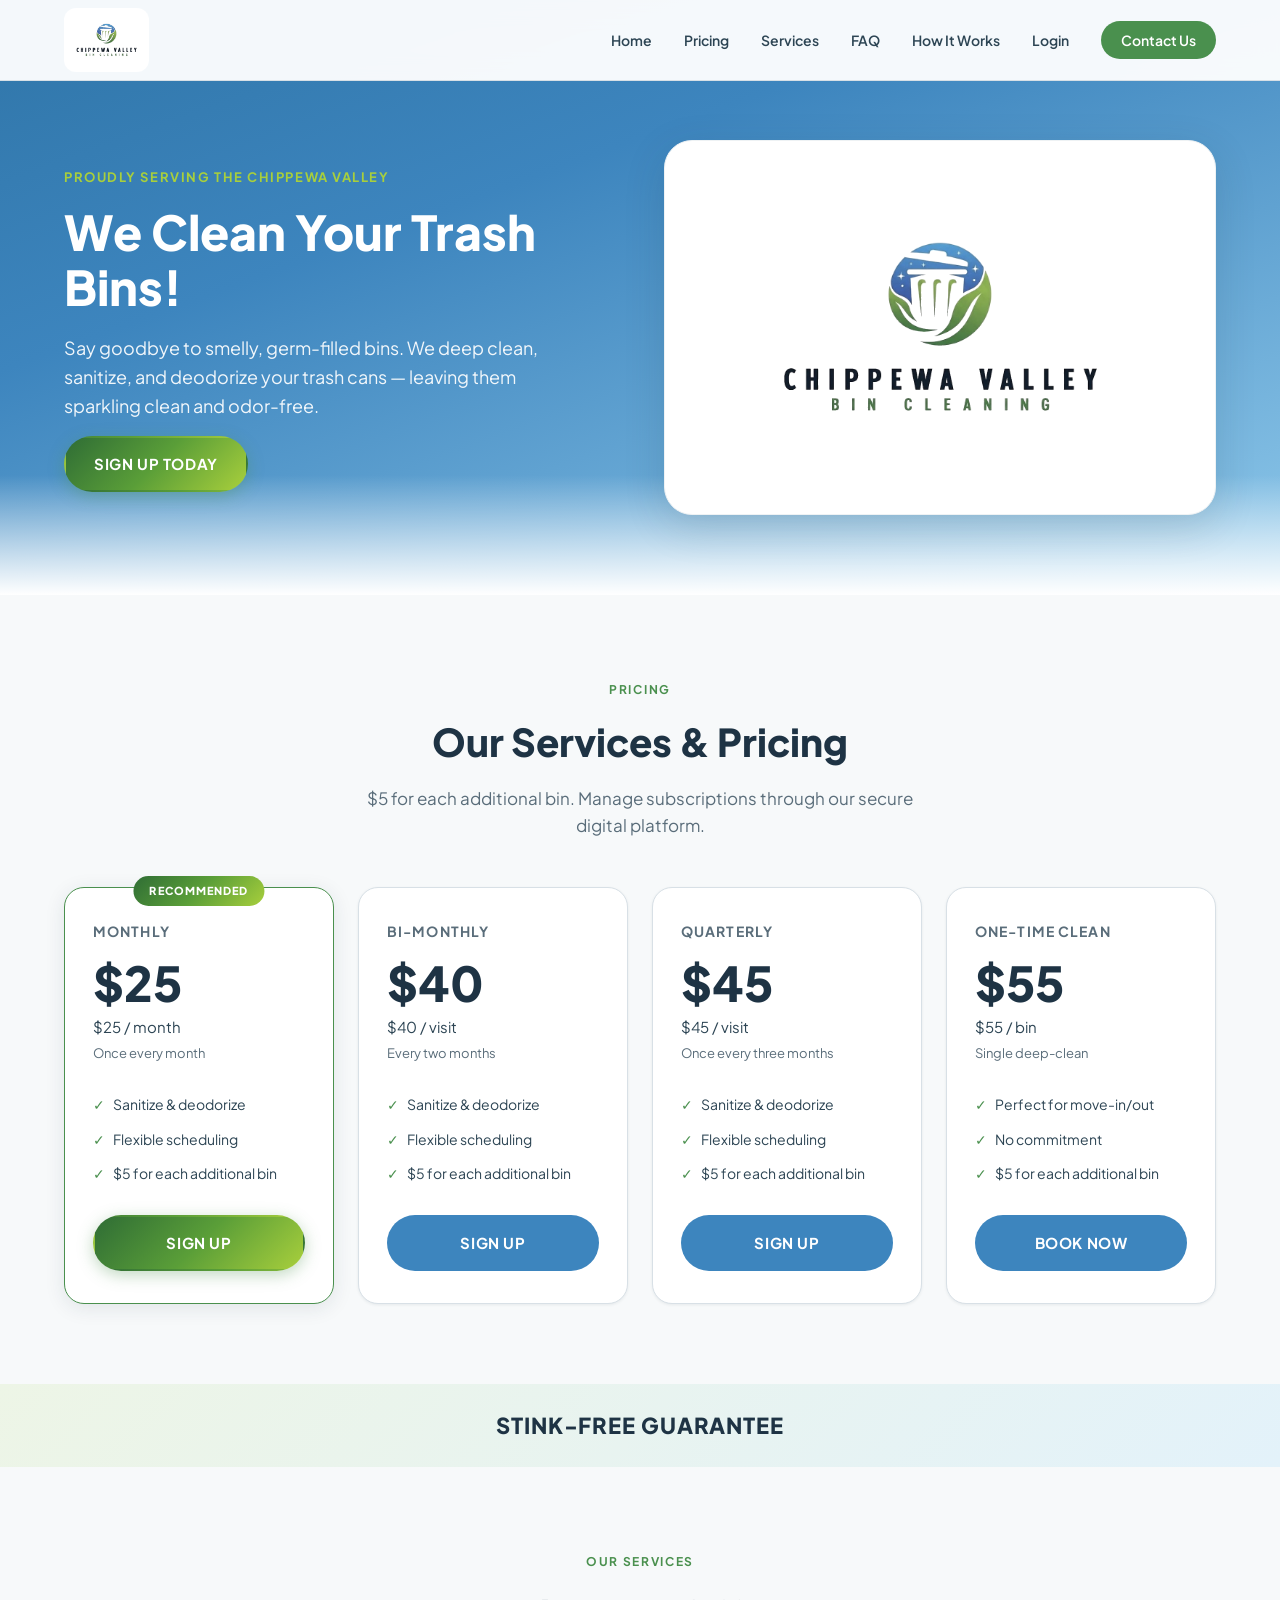
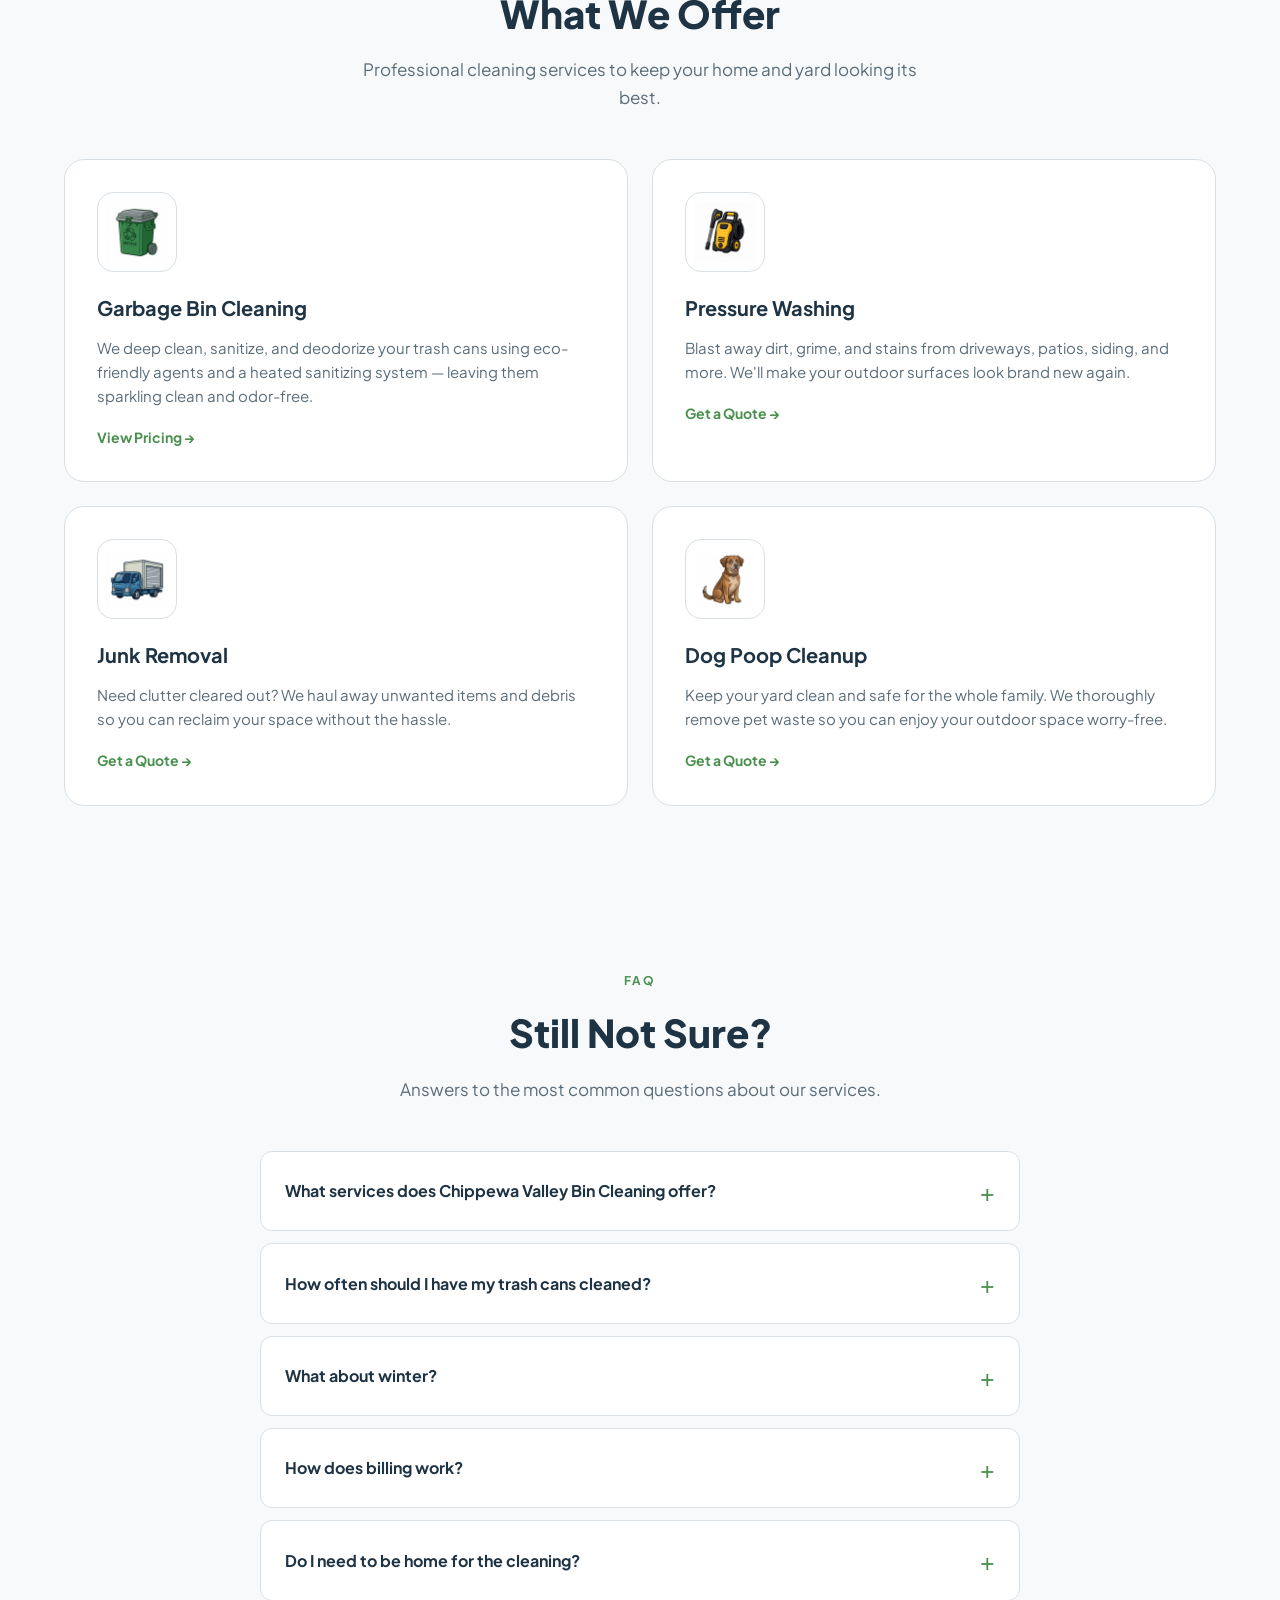
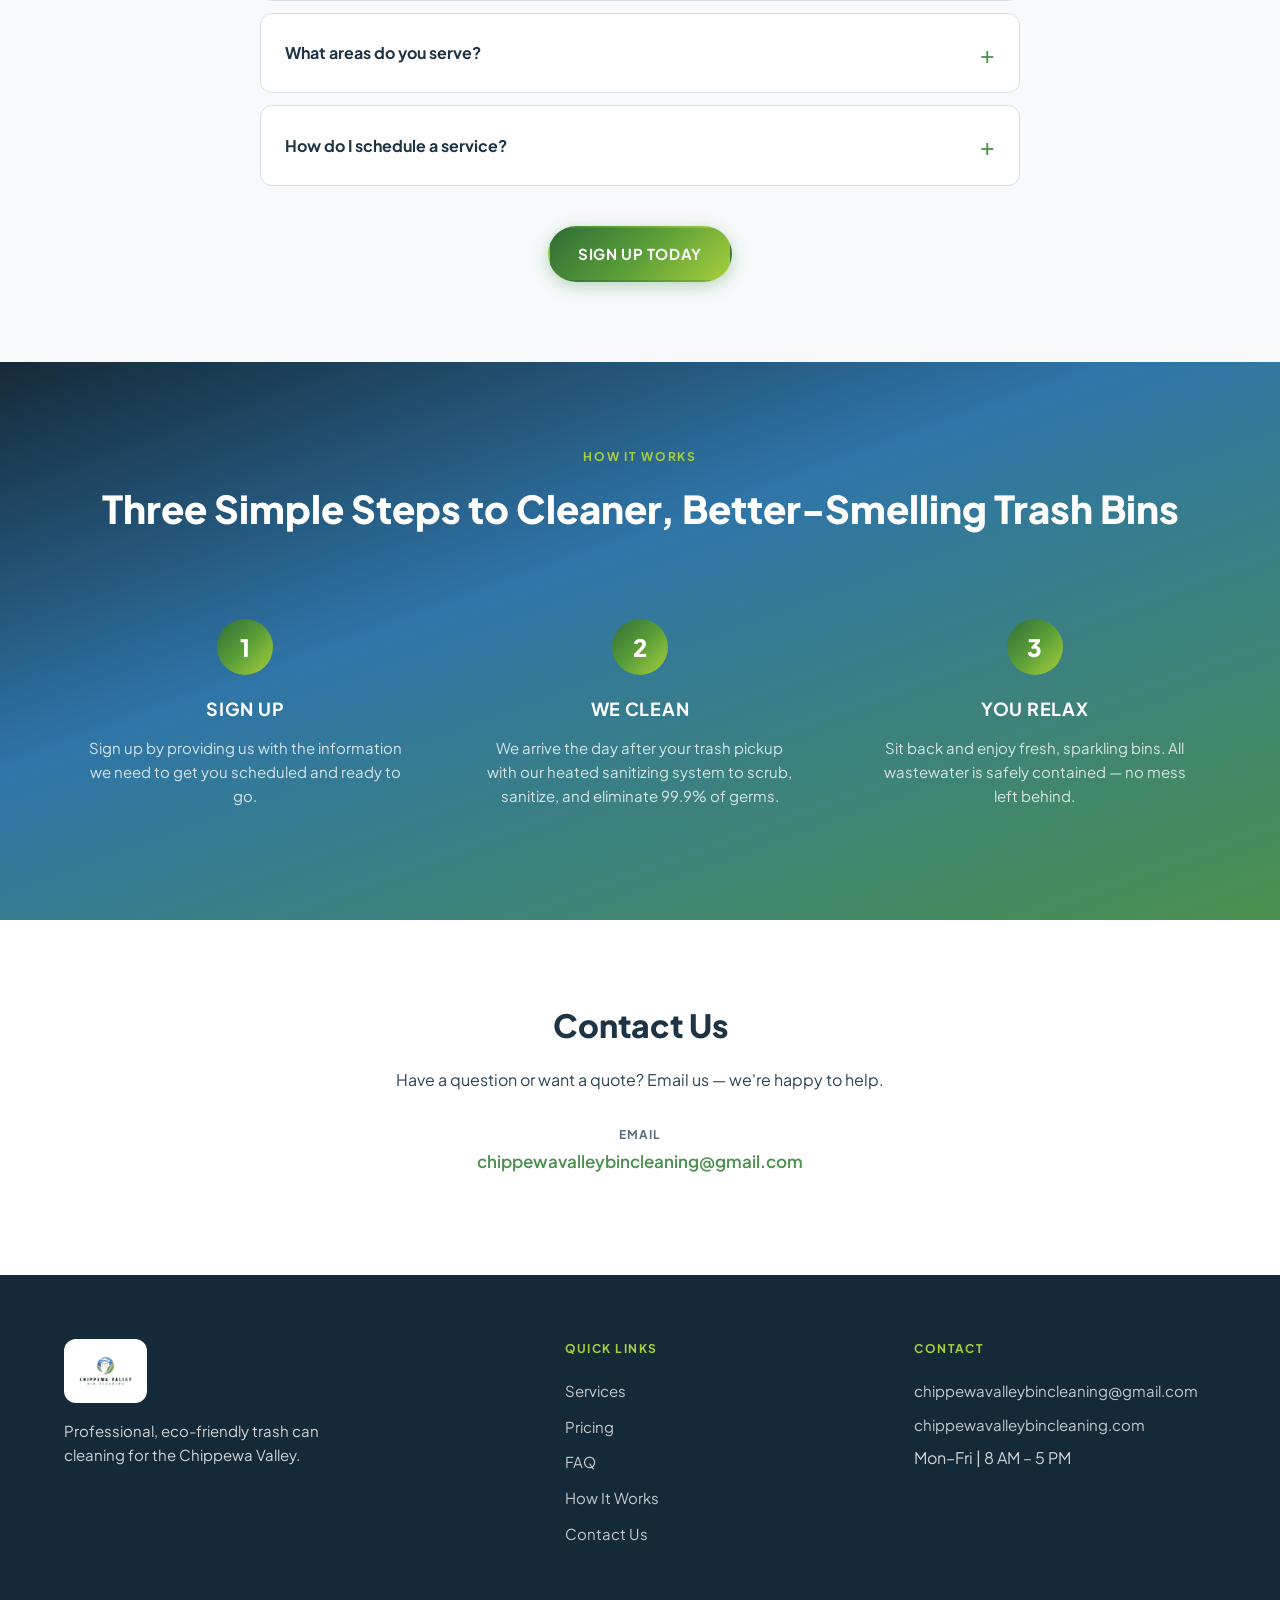
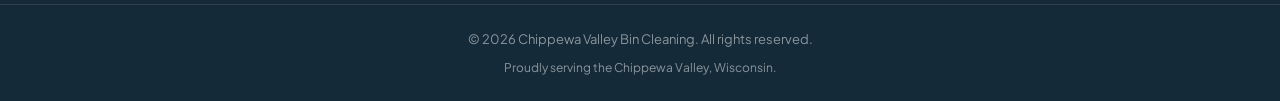
<file: index.html>
<!DOCTYPE html>
<html lang="en">
<head>
  <meta charset="UTF-8">
  <meta name="viewport" content="width=device-width, initial-scale=1.0">
  <meta name="description" content="Chippewa Valley Bin Cleaning — eco-friendly trash can cleaning serving the Chippewa Valley, WI. Monthly plans from $25.">
  <title>Chippewa Valley Bin Cleaning | Eco-Friendly Trash Can Cleaning</title>
  <link rel="icon" href="assets/favicon.png" type="image/png">
  <link rel="apple-touch-icon" href="assets/favicon.png">
  <link rel="preconnect" href="https://fonts.googleapis.com">
  <link rel="preconnect" href="https://fonts.gstatic.com" crossorigin>
  <link href="https://fonts.googleapis.com/css2?family=Plus+Jakarta+Sans:wght@400;500;600;700;800&display=swap" rel="stylesheet">
  <link rel="stylesheet" href="styles.css">
</head>
<body>
  <header class="site-header" id="top">
    <div class="container header-inner">
      <a href="index.html" class="logo-link">
        <img src="assets/logo.png" alt="Chippewa Valley Bin Cleaning" class="logo">
      </a>
      <button class="nav-toggle" aria-label="Toggle navigation" aria-expanded="false">
        <span></span>
        <span></span>
        <span></span>
      </button>
      <nav class="main-nav">
        <ul>
          <li><a href="index.html">Home</a></li>
          <li><a href="#pricing">Pricing</a></li>
          <li><a href="#services">Services</a></li>
          <li><a href="#faq">FAQ</a></li>
          <li><a href="#how-it-works">How It Works</a></li>
          <li><a href="https://chippewavalleybincleaning.jobatory.com/auth/login" id="login-link">Login</a></li>
          <li><a href="#contact" class="nav-cta">Contact Us</a></li>
        </ul>
      </nav>
    </div>
  </header>

  <main>
    <section class="hero">
      <div class="hero-bg"></div>
      <div class="container hero-inner">
        <div class="hero-content">
          <span class="eyebrow">Proudly Serving the Chippewa Valley</span>
          <h1>We Clean Your Trash Bins!</h1>
          <p class="hero-lead">
            Say goodbye to smelly, germ-filled bins. We deep clean, sanitize, and deodorize your trash cans — leaving them sparkling clean and odor-free.
          </p>
          <div class="hero-actions">
            <a href="https://chippewavalleybincleaning.jobatory.com/home" class="btn btn-primary" target="_blank" rel="noopener">Sign Up Today</a>
          </div>
        </div>
        <div class="hero-visual">
          <div class="hero-logo-frame">
            <img src="assets/logo.png" alt="Chippewa Valley Bin Cleaning" class="hero-logo">
          </div>
        </div>
      </div>
    </section>

    <section class="pricing" id="pricing">
      <div class="container">
        <div class="section-header">
          <span class="section-tag">Pricing</span>
          <h2>Our Services &amp; Pricing</h2>
          <p>$5 for each additional bin. Manage subscriptions through our secure digital platform.</p>
        </div>
        <div class="pricing-grid pricing-grid-4">
          <article class="price-card featured">
            <span class="badge">Recommended</span>
            <h3>Monthly</h3>
            <div class="price">$25</div>
            <p class="price-detail">$25 / month</p>
            <p class="price-note">Once every month</p>
            <ul>
              <li>Sanitize &amp; deodorize</li>
              <li>Flexible scheduling</li>
              <li>$5 for each additional bin</li>
            </ul>
            <a href="https://chippewavalleybincleaning.jobatory.com/home?offer_id=1&amp;price_list=1" class="btn btn-primary" target="_blank" rel="noopener">Sign Up</a>
          </article>

          <article class="price-card">
            <h3>Bi-Monthly</h3>
            <div class="price">$40</div>
            <p class="price-detail">$40 / visit</p>
            <p class="price-note">Every two months</p>
            <ul>
              <li>Sanitize &amp; deodorize</li>
              <li>Flexible scheduling</li>
              <li>$5 for each additional bin</li>
            </ul>
            <a href="https://chippewavalleybincleaning.jobatory.com/home?offer_id=2&amp;price_list=2" class="btn btn-secondary" target="_blank" rel="noopener">Sign Up</a>
          </article>

          <article class="price-card">
            <h3>Quarterly</h3>
            <div class="price">$45</div>
            <p class="price-detail">$45 / visit</p>
            <p class="price-note">Once every three months</p>
            <ul>
              <li>Sanitize &amp; deodorize</li>
              <li>Flexible scheduling</li>
              <li>$5 for each additional bin</li>
            </ul>
            <a href="https://chippewavalleybincleaning.jobatory.com/home?offer_id=3&amp;price_list=3" class="btn btn-secondary" target="_blank" rel="noopener">Sign Up</a>
          </article>

          <article class="price-card">
            <h3>One-Time Clean</h3>
            <div class="price">$55</div>
            <p class="price-detail">$55 / bin</p>
            <p class="price-note">Single deep-clean</p>
            <ul>
              <li>Perfect for move-in/out</li>
              <li>No commitment</li>
              <li>$5 for each additional bin</li>
            </ul>
            <a href="https://chippewavalleybincleaning.jobatory.com/home?offer_id=4&amp;price_list=4" class="btn btn-secondary" target="_blank" rel="noopener">Book Now</a>
          </article>
        </div>
      </div>
    </section>

    <section class="guarantee">
      <div class="container">
        <h2>Stink-Free Guarantee</h2>
      </div>
    </section>

    <section class="services" id="services">
      <div class="container">
        <div class="section-header">
          <span class="section-tag">Our Services</span>
          <h2>What We Offer</h2>
          <p>Professional cleaning services to keep your home and yard looking its best.</p>
        </div>
        <div class="services-grid">
          <article class="service-card">
            <div class="service-icon">
              <img src="assets/services/garbage-bin.png" alt="" class="service-icon-img">
            </div>
            <h3>Garbage Bin Cleaning</h3>
            <p>We deep clean, sanitize, and deodorize your trash cans using eco-friendly agents and a heated sanitizing system — leaving them sparkling clean and odor-free.</p>
            <a href="#pricing" class="service-link">View Pricing →</a>
          </article>

          <article class="service-card">
            <div class="service-icon">
              <img src="assets/services/pressure-washing.png" alt="" class="service-icon-img">
            </div>
            <h3>Pressure Washing</h3>
            <p>Blast away dirt, grime, and stains from driveways, patios, siding, and more. We'll make your outdoor surfaces look brand new again.</p>
            <a href="#contact" class="service-link">Get a Quote →</a>
          </article>

          <article class="service-card">
            <div class="service-icon">
              <img src="assets/services/junk-removal.png" alt="" class="service-icon-img">
            </div>
            <h3>Junk Removal</h3>
            <p>Need clutter cleared out? We haul away unwanted items and debris so you can reclaim your space without the hassle.</p>
            <a href="#contact" class="service-link">Get a Quote →</a>
          </article>

          <article class="service-card">
            <div class="service-icon">
              <img src="assets/services/dog-poop.png" alt="" class="service-icon-img">
            </div>
            <h3>Dog Poop Cleanup</h3>
            <p>Keep your yard clean and safe for the whole family. We thoroughly remove pet waste so you can enjoy your outdoor space worry-free.</p>
            <a href="#contact" class="service-link">Get a Quote →</a>
          </article>
        </div>
      </div>
    </section>

    <section class="faq" id="faq">
      <div class="container">
        <div class="section-header">
          <span class="section-tag">FAQ</span>
          <h2>Still Not Sure?</h2>
          <p>Answers to the most common questions about our services.</p>
        </div>
        <div class="faq-list">
          <details class="faq-item">
            <summary>What services does Chippewa Valley Bin Cleaning offer?</summary>
            <p>We offer Garbage Bin Cleaning, Pressure Washing, Junk Removal, and Dog Poop Cleanup throughout the Chippewa Valley.</p>
          </details>
          <details class="faq-item">
            <summary>How often should I have my trash cans cleaned?</summary>
            <p>We offer monthly, bi-monthly, and quarterly plans to fit your needs. For optimal hygiene, monthly cleaning is recommended to prevent bacteria, mold, and unpleasant odors.</p>
          </details>
          <details class="faq-item">
            <summary>What about winter?</summary>
            <p>We run from the beginning of April to the end of November. You will not be billed for the months that we do not operate.</p>
          </details>
          <details class="faq-item">
            <summary>How does billing work?</summary>
            <p>You will be billed on the first of each month for that month's cleaning service.</p>
          </details>
          <details class="faq-item">
            <summary>Do I need to be home for the cleaning?</summary>
            <p>No — we're hassle-free! We arrive the day after your trash pickup, so you don't even need to be home. Our specialized equipment handles everything.</p>
          </details>
          <details class="faq-item">
            <summary>What areas do you serve?</summary>
            <p>We proudly serve the Chippewa Valley, Wisconsin — including Eau Claire, Chippewa Falls, Altoona, Lake Hallie, Menomonie, and surrounding communities.</p>
          </details>
          <details class="faq-item">
            <summary>How do I schedule a service?</summary>
            <p>Visit <a href="https://www.chippewavalleybincleaning.com">chippewavalleybincleaning.com</a> to sign up through our secure digital platform, or email us at <a href="mailto:chippewavalleybincleaning@gmail.com">chippewavalleybincleaning@gmail.com</a>. We manage all subscriptions online for your convenience.</p>
          </details>
        </div>
        <div class="faq-cta">
          <a href="https://chippewavalleybincleaning.jobatory.com/home" class="btn btn-primary" target="_blank" rel="noopener">Sign Up Today</a>
        </div>
      </div>
    </section>

    <section class="how-it-works" id="how-it-works">
      <div class="container">
        <div class="section-header light">
          <span class="section-tag">How It Works</span>
          <h2>Three Simple Steps to Cleaner, Better-Smelling Trash Bins</h2>
        </div>
        <div class="steps-grid">
          <article class="step">
            <div class="step-number">1</div>
            <h3>Sign Up</h3>
            <p>Sign up by providing us with the information we need to get you scheduled and ready to go.</p>
          </article>
          <article class="step">
            <div class="step-number">2</div>
            <h3>We Clean</h3>
            <p>We arrive the day after your trash pickup with our heated sanitizing system to scrub, sanitize, and eliminate 99.9% of germs.</p>
          </article>
          <article class="step">
            <div class="step-number">3</div>
            <h3>You Relax</h3>
            <p>Sit back and enjoy fresh, sparkling bins. All wastewater is safely contained — no mess left behind.</p>
          </article>
        </div>
      </div>
    </section>

    <section class="contact" id="contact">
      <div class="container contact-info-only">
        <div class="contact-info">
          <h2>Contact Us</h2>
          <p>Have a question or want a quote? Email us — we're happy to help.</p>
          <ul class="contact-details">
            <li>
              <span class="contact-label">Email</span>
              <a href="mailto:chippewavalleybincleaning@gmail.com">chippewavalleybincleaning@gmail.com</a>
            </li>
          </ul>
        </div>
      </div>
    </section>
  </main>

  <footer class="site-footer">
    <div class="container footer-inner">
      <div class="footer-brand">
        <img src="assets/logo.png" alt="Chippewa Valley Bin Cleaning" class="footer-logo">
        <p>Professional, eco-friendly trash can cleaning for the Chippewa Valley.</p>
      </div>
      <div class="footer-links">
        <h4>Quick Links</h4>
        <ul>
          <li><a href="#services">Services</a></li>
          <li><a href="#pricing">Pricing</a></li>
          <li><a href="#faq">FAQ</a></li>
          <li><a href="#how-it-works">How It Works</a></li>
          <li><a href="#contact">Contact Us</a></li>
        </ul>
      </div>
      <div class="footer-contact">
        <h4>Contact</h4>
        <p><a href="mailto:chippewavalleybincleaning@gmail.com">chippewavalleybincleaning@gmail.com</a></p>
        <p><a href="https://www.chippewavalleybincleaning.com" target="_blank" rel="noopener">chippewavalleybincleaning.com</a></p>
        <p>Mon–Fri | 8 AM – 5 PM</p>
      </div>
    </div>
    <div class="footer-bottom">
      <div class="container">
        <p>&copy; 2026 Chippewa Valley Bin Cleaning. All rights reserved.</p>
        <p class="footer-areas">Proudly serving the Chippewa Valley, Wisconsin.</p>
      </div>
    </div>
  </footer>

  <script src="script.js"></script>
</body>
</html>
</file>
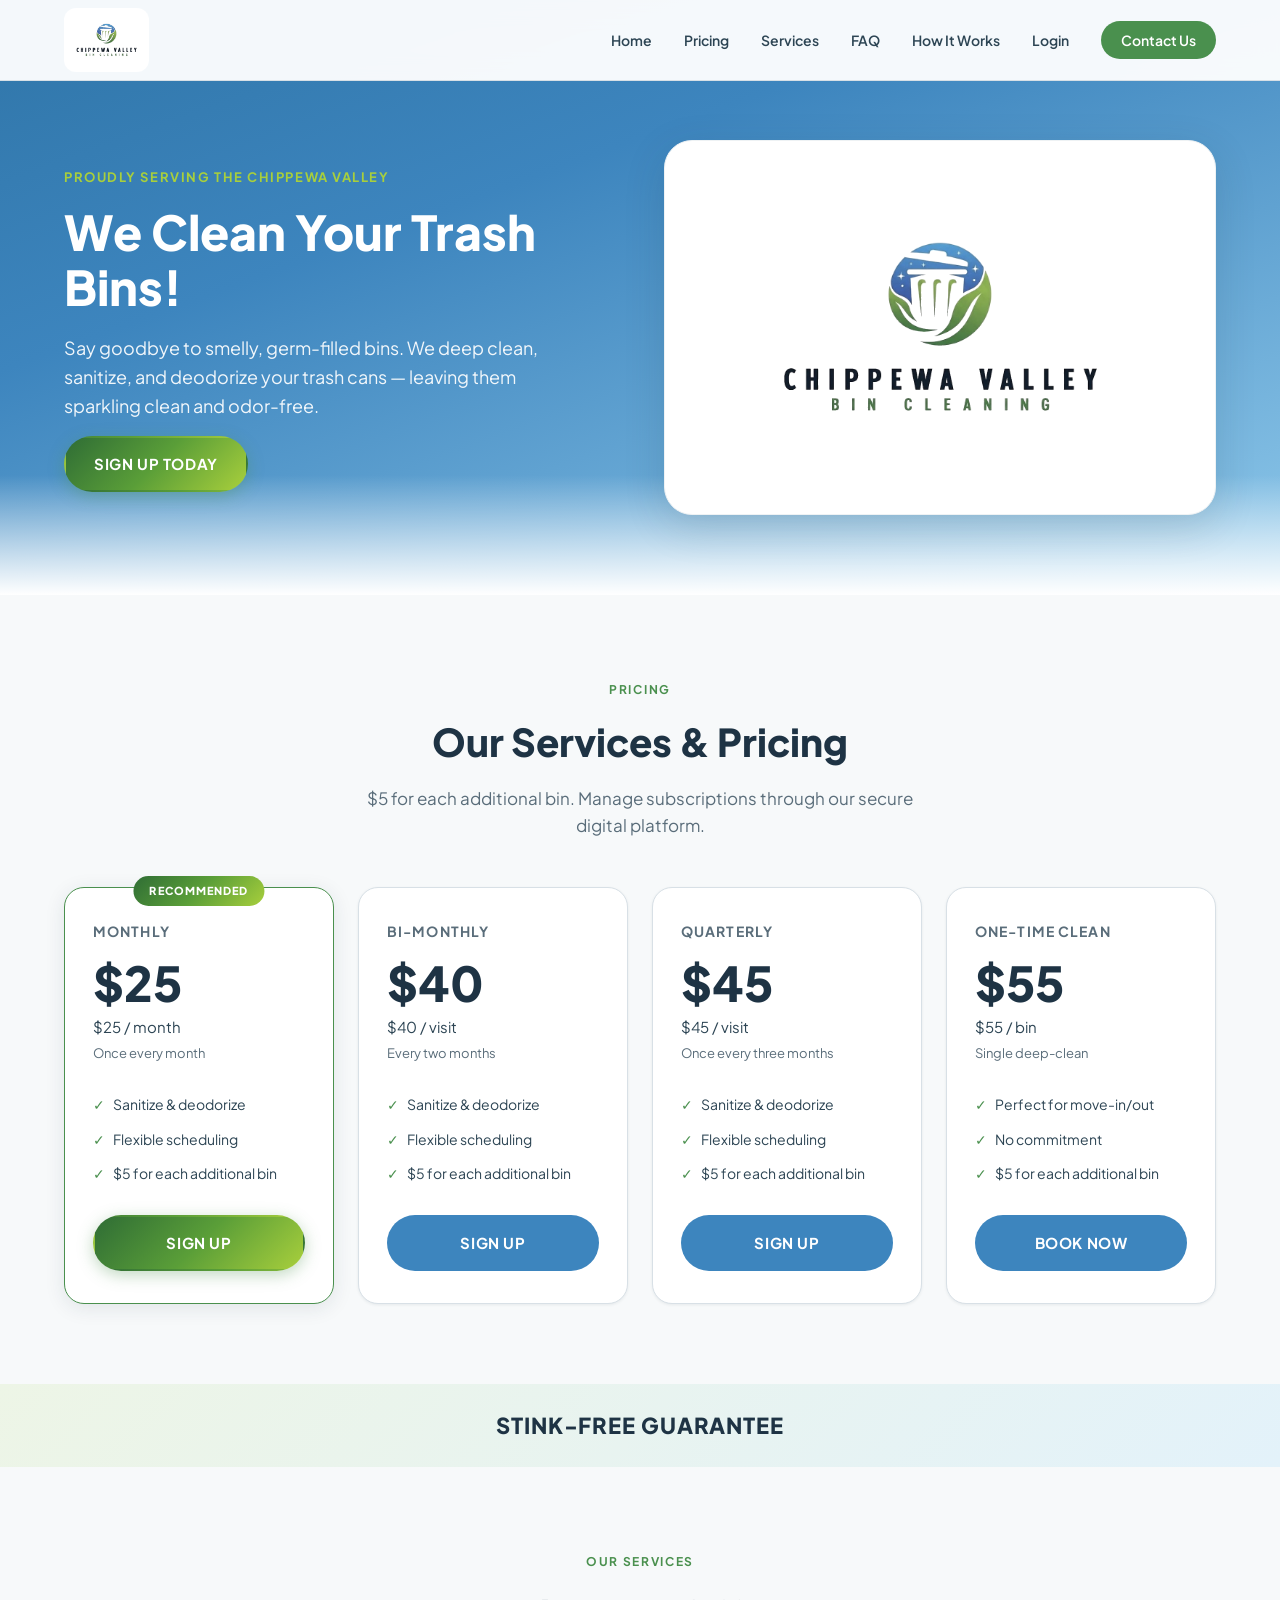
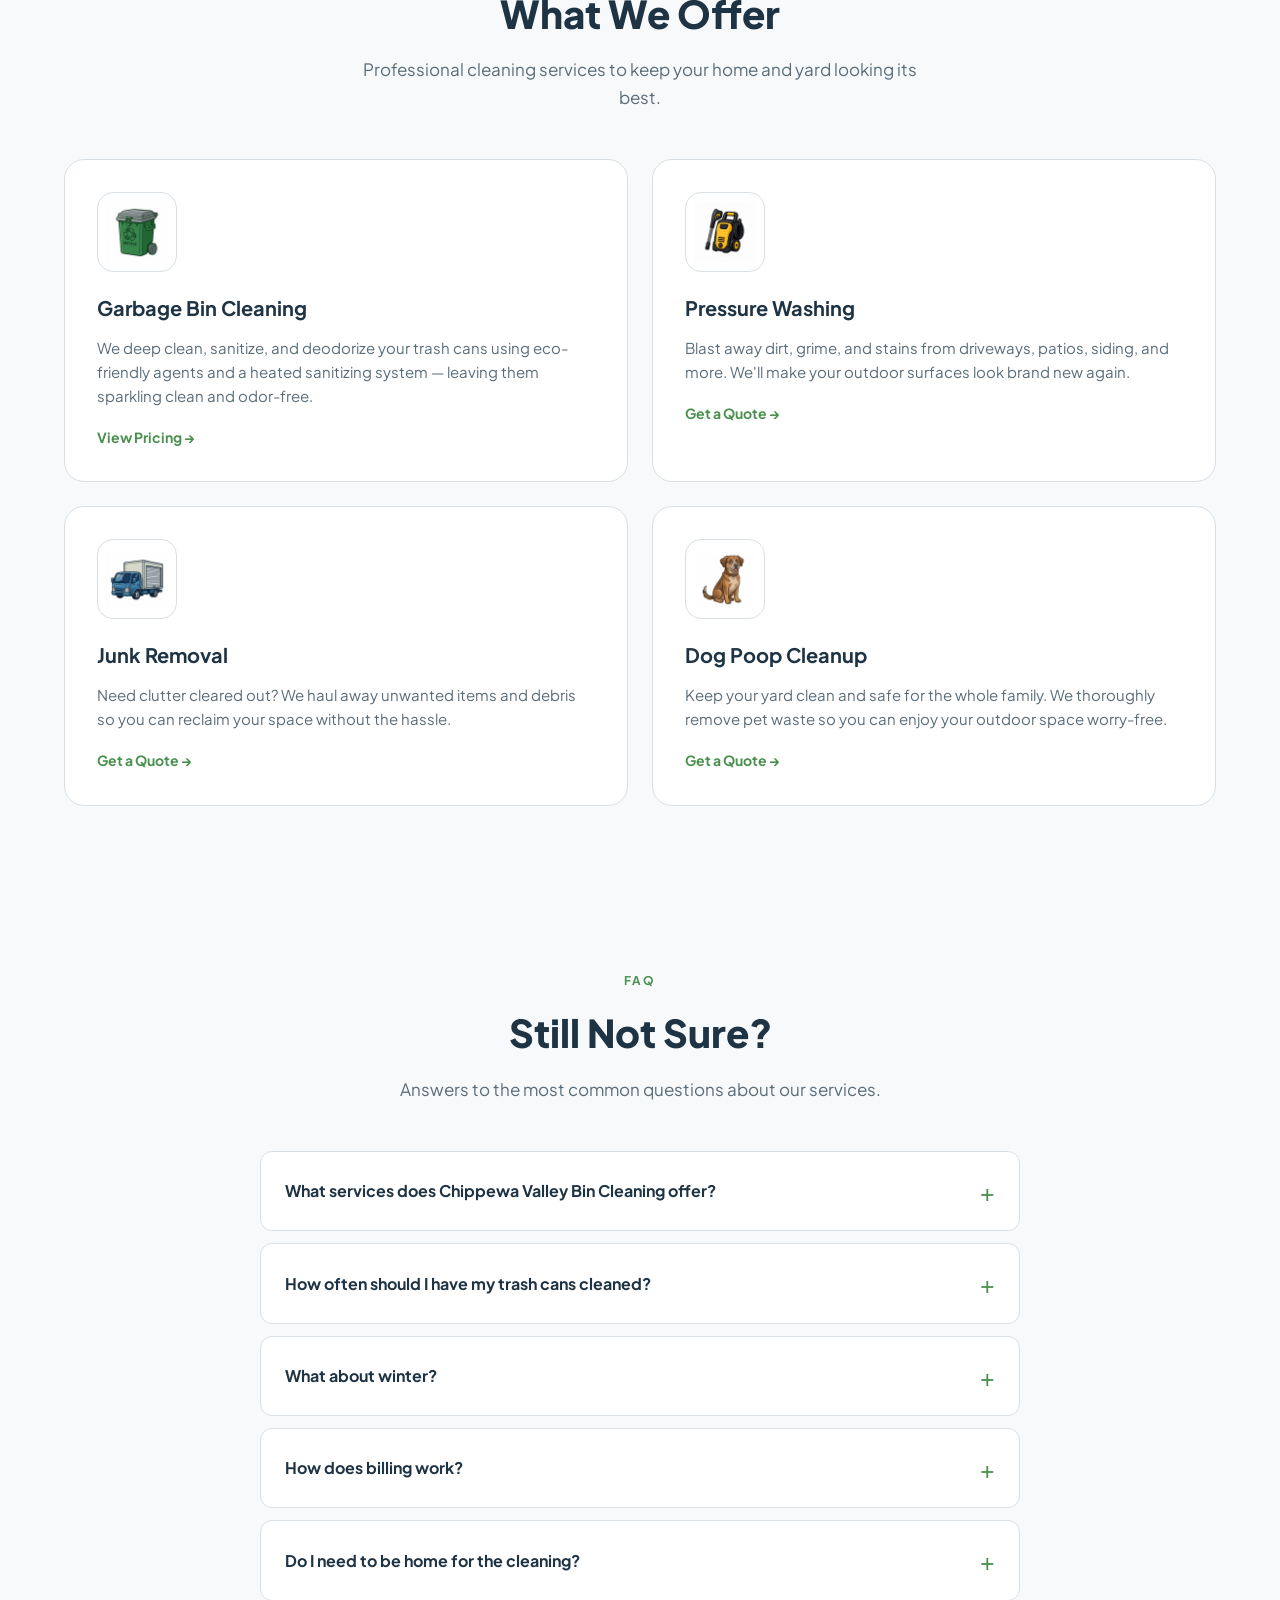
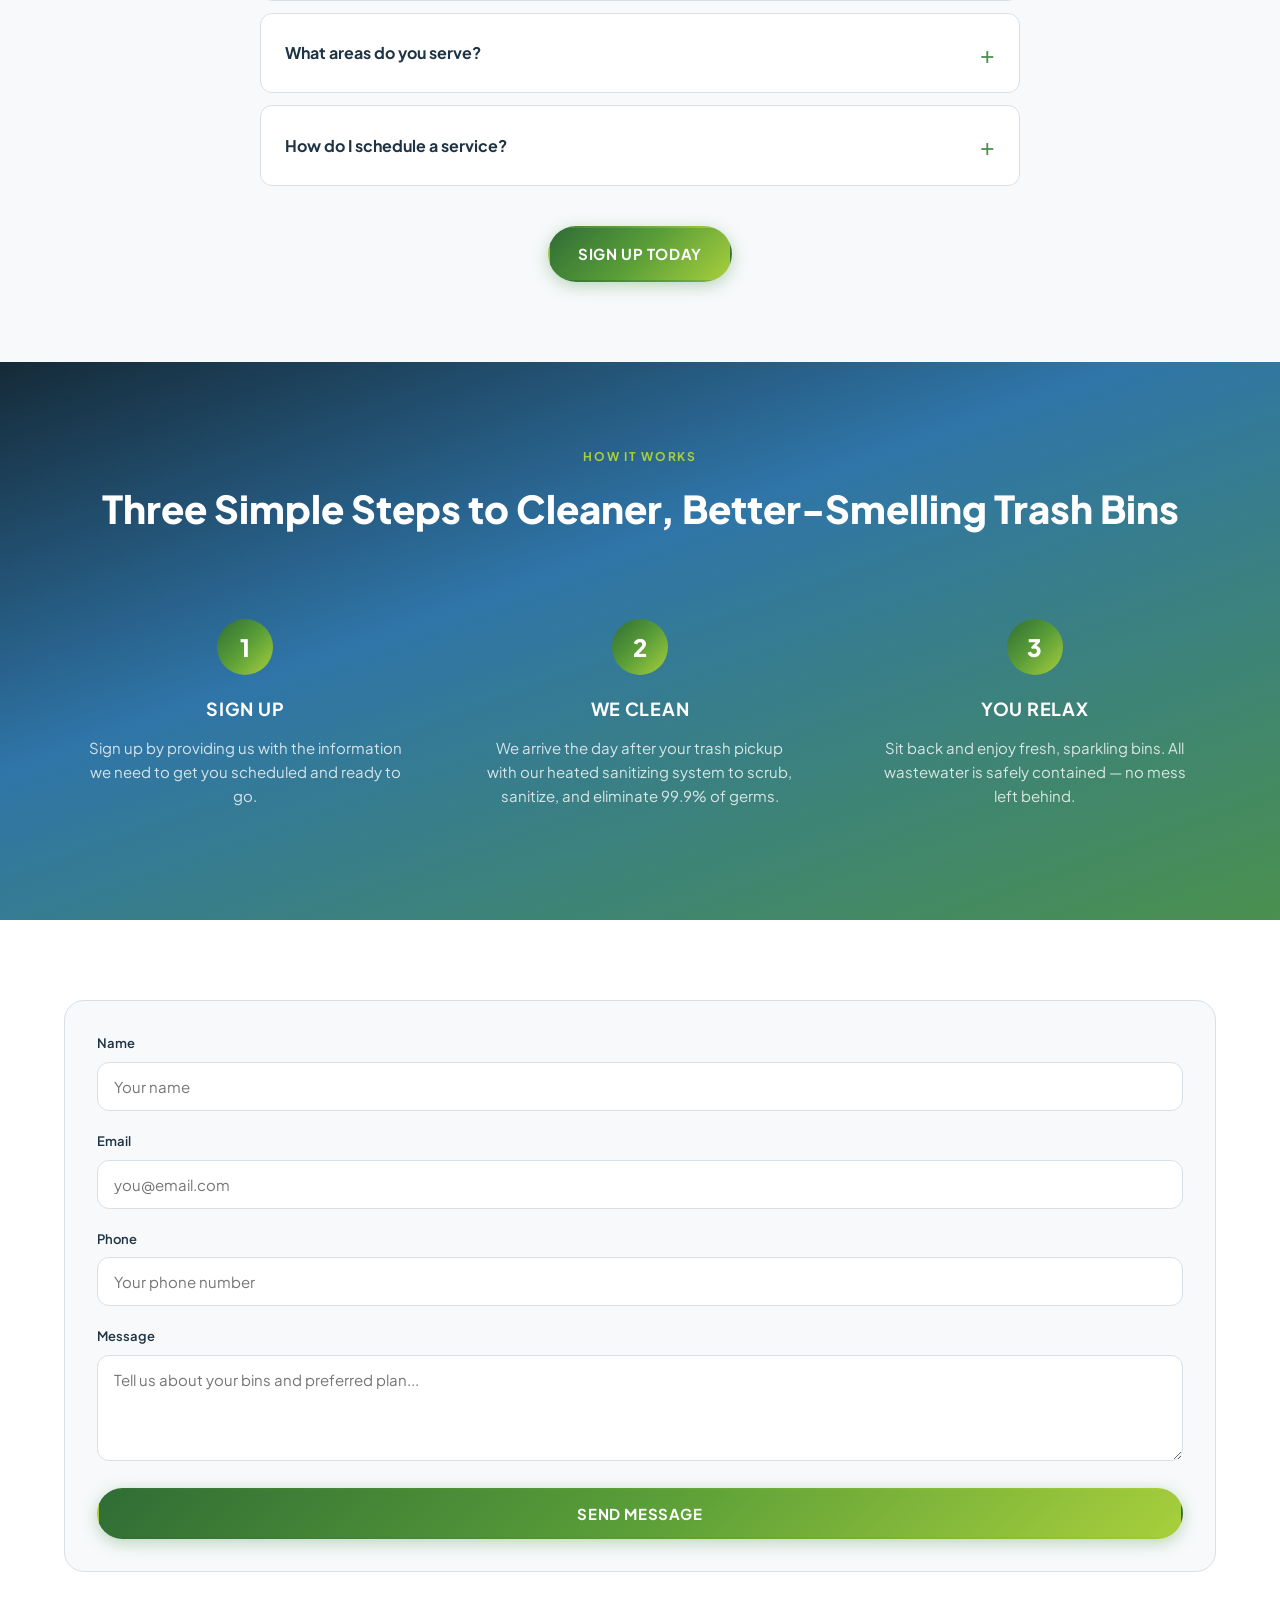
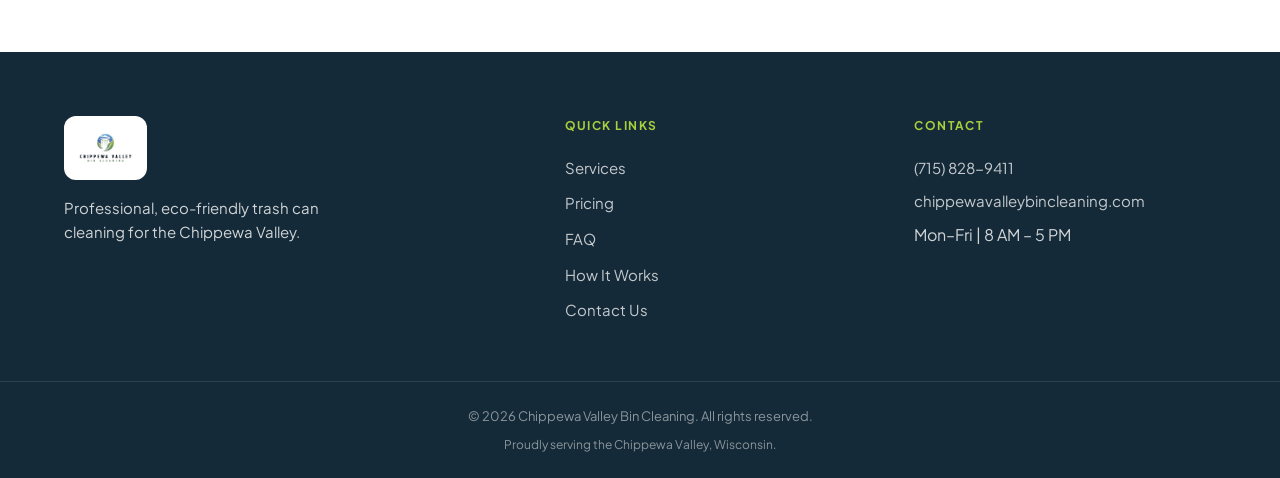
<file: indexupdated.html>
<!DOCTYPE html>
<html lang="en">
<head>
  <meta charset="UTF-8">
  <meta name="viewport" content="width=device-width, initial-scale=1.0">
  <meta name="description" content="Chippewa Valley Bin Cleaning — eco-friendly trash can cleaning serving the Chippewa Valley, WI. Monthly plans from $25. Call (715) 828-9411.">
  <title>Chippewa Valley Bin Cleaning | Eco-Friendly Trash Can Cleaning</title>
  <link rel="preconnect" href="https://fonts.googleapis.com">
  <link rel="preconnect" href="https://fonts.gstatic.com" crossorigin>
  <link href="https://fonts.googleapis.com/css2?family=Plus+Jakarta+Sans:wght@400;500;600;700;800&display=swap" rel="stylesheet">
  <link rel="stylesheet" href="styles.css">
</head>
<body>
  <header class="site-header" id="top">
    <div class="container header-inner">
      <a href="index.html" class="logo-link">
        <img src="assets/logo.png" alt="Chippewa Valley Bin Cleaning" class="logo">
      </a>
      <button class="nav-toggle" aria-label="Toggle navigation" aria-expanded="false">
        <span></span>
        <span></span>
        <span></span>
      </button>
      <nav class="main-nav">
        <ul>
          <li><a href="index.html">Home</a></li>
          <li><a href="#pricing">Pricing</a></li>
          <li><a href="#services">Services</a></li>
          <li><a href="#faq">FAQ</a></li>
          <li><a href="#how-it-works">How It Works</a></li>
          <li><a href="#" id="login-link">Login</a></li>
          <li><a href="#contact" class="nav-cta">Contact Us</a></li>
        </ul>
      </nav>
    </div>
  </header>

  <main>
    <section class="hero">
      <div class="hero-bg"></div>
      <div class="container hero-inner">
        <div class="hero-content">
          <span class="eyebrow">Proudly Serving the Chippewa Valley</span>
          <h1>We Clean Your Trash Bins!</h1>
          <p class="hero-lead">
            Say goodbye to smelly, germ-filled bins. We deep clean, sanitize, and deodorize your trash cans — leaving them sparkling clean and odor-free.
          </p>
          <div class="hero-actions">
            <a href="https://www.chippewavalleybincleaning.com" class="btn btn-primary" target="_blank" rel="noopener">Sign Up Today</a>
          </div>
        </div>
        <div class="hero-visual">
          <div class="hero-logo-frame">
            <img src="assets/logo.png" alt="Chippewa Valley Bin Cleaning" class="hero-logo">
          </div>
        </div>
      </div>
    </section>

    <section class="pricing" id="pricing">
      <div class="container">
        <div class="section-header">
          <span class="section-tag">Pricing</span>
          <h2>Our Services &amp; Pricing</h2>
          <p>$5 for each additional bin. Manage subscriptions through our secure digital platform.</p>
        </div>
        <div class="pricing-grid pricing-grid-4">
          <article class="price-card featured">
            <span class="badge">Recommended</span>
            <h3>Monthly</h3>
            <div class="price">$25</div>
            <p class="price-detail">$25 / month</p>
            <p class="price-note">Once every month</p>
            <ul>
              <li>Sanitize &amp; deodorize</li>
              <li>Flexible scheduling</li>
              <li>$5 for each additional bin</li>
            </ul>
            <a href="https://www.chippewavalleybincleaning.com" class="btn btn-primary" target="_blank" rel="noopener">Sign Up</a>
          </article>

          <article class="price-card">
            <h3>Bi-Monthly</h3>
            <div class="price">$40</div>
            <p class="price-detail">$40 / visit</p>
            <p class="price-note">Every two months</p>
            <ul>
              <li>Sanitize &amp; deodorize</li>
              <li>Flexible scheduling</li>
              <li>$5 for each additional bin</li>
            </ul>
            <a href="https://www.chippewavalleybincleaning.com" class="btn btn-secondary" target="_blank" rel="noopener">Sign Up</a>
          </article>

          <article class="price-card">
            <h3>Quarterly</h3>
            <div class="price">$45</div>
            <p class="price-detail">$45 / visit</p>
            <p class="price-note">Once every three months</p>
            <ul>
              <li>Sanitize &amp; deodorize</li>
              <li>Flexible scheduling</li>
              <li>$5 for each additional bin</li>
            </ul>
            <a href="https://www.chippewavalleybincleaning.com" class="btn btn-secondary" target="_blank" rel="noopener">Sign Up</a>
          </article>

          <article class="price-card">
            <h3>One-Time Clean</h3>
            <div class="price">$55</div>
            <p class="price-detail">$55 / bin</p>
            <p class="price-note">Single deep-clean</p>
            <ul>
              <li>Perfect for move-in/out</li>
              <li>No commitment</li>
              <li>$5 for each additional bin</li>
            </ul>
            <a href="https://www.chippewavalleybincleaning.com" class="btn btn-secondary" target="_blank" rel="noopener">Book Now</a>
          </article>
        </div>
      </div>
    </section>

    <section class="guarantee">
      <div class="container">
        <h2>Stink-Free Guarantee</h2>
      </div>
    </section>

    <section class="services" id="services">
      <div class="container">
        <div class="section-header">
          <span class="section-tag">Our Services</span>
          <h2>What We Offer</h2>
          <p>Professional cleaning services to keep your home and yard looking its best.</p>
        </div>
        <div class="services-grid">
          <article class="service-card">
            <div class="service-icon">
              <img src="assets/services/garbage-bin.png" alt="" class="service-icon-img">
            </div>
            <h3>Garbage Bin Cleaning</h3>
            <p>We deep clean, sanitize, and deodorize your trash cans using eco-friendly agents and a heated sanitizing system — leaving them sparkling clean and odor-free.</p>
            <a href="#pricing" class="service-link">View Pricing →</a>
          </article>

          <article class="service-card">
            <div class="service-icon">
              <img src="assets/services/pressure-washing.png" alt="" class="service-icon-img">
            </div>
            <h3>Pressure Washing</h3>
            <p>Blast away dirt, grime, and stains from driveways, patios, siding, and more. We'll make your outdoor surfaces look brand new again.</p>
            <a href="#contact" class="service-link">Get a Quote →</a>
          </article>

          <article class="service-card">
            <div class="service-icon">
              <img src="assets/services/junk-removal.png" alt="" class="service-icon-img">
            </div>
            <h3>Junk Removal</h3>
            <p>Need clutter cleared out? We haul away unwanted items and debris so you can reclaim your space without the hassle.</p>
            <a href="#contact" class="service-link">Get a Quote →</a>
          </article>

          <article class="service-card">
            <div class="service-icon">
              <img src="assets/services/dog-poop.png" alt="" class="service-icon-img">
            </div>
            <h3>Dog Poop Cleanup</h3>
            <p>Keep your yard clean and safe for the whole family. We thoroughly remove pet waste so you can enjoy your outdoor space worry-free.</p>
            <a href="#contact" class="service-link">Get a Quote →</a>
          </article>
        </div>
      </div>
    </section>

    <section class="faq" id="faq">
      <div class="container">
        <div class="section-header">
          <span class="section-tag">FAQ</span>
          <h2>Still Not Sure?</h2>
          <p>Answers to the most common questions about our services.</p>
        </div>
        <div class="faq-list">
          <details class="faq-item">
            <summary>What services does Chippewa Valley Bin Cleaning offer?</summary>
            <p>We offer Garbage Bin Cleaning, Pressure Washing, Junk Removal, and Dog Poop Cleanup throughout the Chippewa Valley.</p>
          </details>
          <details class="faq-item">
            <summary>How often should I have my trash cans cleaned?</summary>
            <p>We offer monthly, bi-monthly, and quarterly plans to fit your needs. For optimal hygiene, monthly cleaning is recommended to prevent bacteria, mold, and unpleasant odors.</p>
          </details>
          <details class="faq-item">
            <summary>What about winter?</summary>
            <p>We run from the beginning of April to the end of November. You will not be billed for the months that we do not operate.</p>
          </details>
          <details class="faq-item">
            <summary>How does billing work?</summary>
            <p>You will be billed on the first of each month for that month's cleaning service.</p>
          </details>
          <details class="faq-item">
            <summary>Do I need to be home for the cleaning?</summary>
            <p>No — we're hassle-free! We arrive the day after your trash pickup, so you don't even need to be home. Our specialized equipment handles everything.</p>
          </details>
          <details class="faq-item">
            <summary>What areas do you serve?</summary>
            <p>We proudly serve the Chippewa Valley, Wisconsin — including Eau Claire, Chippewa Falls, Altoona, Lake Hallie, Menomonie, and surrounding communities.</p>
          </details>
          <details class="faq-item">
            <summary>How do I schedule a service?</summary>
            <p>Visit <a href="https://www.chippewavalleybincleaning.com">chippewavalleybincleaning.com</a> to sign up through our secure digital platform, or call us at (715) 828-9411. We manage all subscriptions online for your convenience.</p>
          </details>
        </div>
        <div class="faq-cta">
          <a href="https://www.chippewavalleybincleaning.com" class="btn btn-primary" target="_blank" rel="noopener">Sign Up Today</a>
        </div>
      </div>
    </section>

    <section class="how-it-works" id="how-it-works">
      <div class="container">
        <div class="section-header light">
          <span class="section-tag">How It Works</span>
          <h2>Three Simple Steps to Cleaner, Better-Smelling Trash Bins</h2>
        </div>
        <div class="steps-grid">
          <article class="step">
            <div class="step-number">1</div>
            <h3>Sign Up</h3>
            <p>Sign up by providing us with the information we need to get you scheduled and ready to go.</p>
          </article>
          <article class="step">
            <div class="step-number">2</div>
            <h3>We Clean</h3>
            <p>We arrive the day after your trash pickup with our heated sanitizing system to scrub, sanitize, and eliminate 99.9% of germs.</p>
          </article>
          <article class="step">
            <div class="step-number">3</div>
            <h3>You Relax</h3>
            <p>Sit back and enjoy fresh, sparkling bins. All wastewater is safely contained — no mess left behind.</p>
          </article>
        </div>
      </div>
    </section>

    <section class="contact" id="contact">
      <div class="container contact-form-only">
        <form class="contact-form" action="#" method="post">
          <div class="form-row">
            <label for="name">Name</label>
            <input type="text" id="name" name="name" required placeholder="Your name">
          </div>
          <div class="form-row">
            <label for="email">Email</label>
            <input type="email" id="email" name="email" required placeholder="you@email.com">
          </div>
          <div class="form-row">
            <label for="phone">Phone</label>
            <input type="tel" id="phone" name="phone" placeholder="Your phone number">
          </div>
          <div class="form-row">
            <label for="message">Message</label>
            <textarea id="message" name="message" rows="4" placeholder="Tell us about your bins and preferred plan..."></textarea>
          </div>
          <button type="submit" class="btn btn-primary btn-full">Send Message</button>
        </form>
      </div>
    </section>
  </main>

  <footer class="site-footer">
    <div class="container footer-inner">
      <div class="footer-brand">
        <img src="assets/logo.png" alt="Chippewa Valley Bin Cleaning" class="footer-logo">
        <p>Professional, eco-friendly trash can cleaning for the Chippewa Valley.</p>
      </div>
      <div class="footer-links">
        <h4>Quick Links</h4>
        <ul>
          <li><a href="#services">Services</a></li>
          <li><a href="#pricing">Pricing</a></li>
          <li><a href="#faq">FAQ</a></li>
          <li><a href="#how-it-works">How It Works</a></li>
          <li><a href="#contact">Contact Us</a></li>
        </ul>
      </div>
      <div class="footer-contact">
        <h4>Contact</h4>
        <p><a href="tel:+17158289411">(715) 828-9411</a></p>
        <p><a href="https://www.chippewavalleybincleaning.com" target="_blank" rel="noopener">chippewavalleybincleaning.com</a></p>
        <p>Mon–Fri | 8 AM – 5 PM</p>
      </div>
    </div>
    <div class="footer-bottom">
      <div class="container">
        <p>&copy; 2026 Chippewa Valley Bin Cleaning. All rights reserved.</p>
        <p class="footer-areas">Proudly serving the Chippewa Valley, Wisconsin.</p>
      </div>
    </div>
  </footer>

  <script src="script.js"></script>
</body>
</html>
</file>
<file: styles.css>
/* Chippewa Valley Bin Cleaning — Colors sampled from logo */
:root {
  /* "CHIPPEWA VALLEY" text */
  --navy: #1e3344;
  --navy-dark: #152a38;
  /* "BIN CLEANING" text + leaf greens */
  --brand-green: #4a904e;
  --forest: #337a38;
  --forest-dark: #2f6d35;
  --leaf-mid: #5a9e38;
  --lime: #a8cf3c;
  /* Circle sky-to-royal blue gradient */
  --sky: #8ec8ea;
  --royal: #3d85be;
  --royal-deep: #2f75a8;
  /* Tints derived from logo hues */
  --blue-light: #e3f2fa;
  --green-light: #edf5e6;
  --white: #ffffff;
  --gray-50: #f7f9fa;
  --gray-100: #eef2f4;
  --gray-200: #d8e0e6;
  --gray-500: #5a6d7a;
  --gray-700: #2d4554;
  /* Logo gradients */
  --gradient-sky: linear-gradient(180deg, var(--sky) 0%, var(--royal) 55%, var(--royal-deep) 100%);
  --gradient-leaf: linear-gradient(135deg, var(--forest-dark) 0%, var(--leaf-mid) 50%, var(--lime) 100%);
  --gradient-emblem: linear-gradient(160deg, var(--royal-deep) 0%, var(--royal) 35%, var(--sky) 100%);
  --shadow-sm: 0 1px 3px rgba(30, 51, 68, 0.08);
  --shadow-md: 0 4px 20px rgba(30, 51, 68, 0.1);
  --shadow-lg: 0 12px 40px rgba(30, 51, 68, 0.15);
  --radius: 12px;
  --radius-lg: 20px;
  --font: 'Plus Jakarta Sans', system-ui, sans-serif;
  --transition: 0.25s ease;
}

*, *::before, *::after {
  box-sizing: border-box;
  margin: 0;
  padding: 0;
}

html {
  scroll-behavior: smooth;
}

body {
  font-family: var(--font);
  color: var(--navy);
  background: var(--white);
  line-height: 1.6;
  -webkit-font-smoothing: antialiased;
}

img {
  max-width: 100%;
  height: auto;
  display: block;
}

a {
  color: inherit;
  text-decoration: none;
}

ul {
  list-style: none;
}

.container {
  width: 100%;
  max-width: 1200px;
  margin: 0 auto;
  padding: 0 1.5rem;
}

/* Buttons */
.btn {
  display: inline-flex;
  align-items: center;
  justify-content: center;
  padding: 0.875rem 1.75rem;
  font-family: var(--font);
  font-size: 0.9375rem;
  font-weight: 700;
  letter-spacing: 0.04em;
  text-transform: uppercase;
  border-radius: 50px;
  border: 2px solid transparent;
  cursor: pointer;
  transition: var(--transition);
}

.btn-primary {
  background: var(--gradient-leaf);
  color: var(--white);
  box-shadow: 0 4px 16px rgba(74, 144, 78, 0.35);
}

.btn-primary:hover {
  transform: translateY(-2px);
  box-shadow: 0 6px 24px rgba(74, 144, 78, 0.45);
}

.btn-secondary {
  background: var(--royal);
  color: var(--white);
}

.btn-secondary:hover {
  background: var(--royal-deep);
  transform: translateY(-2px);
}

.btn-outline {
  background: transparent;
  color: var(--white);
  border-color: rgba(255, 255, 255, 0.6);
}

.btn-outline:hover {
  background: rgba(255, 255, 255, 0.15);
  border-color: var(--white);
}

.btn-outline-dark {
  background: transparent;
  color: var(--navy);
  border-color: var(--navy);
}

.btn-outline-dark:hover {
  background: var(--navy);
  color: var(--white);
}

.btn-full {
  width: 100%;
}

/* Header */
.site-header {
  position: fixed;
  top: 0;
  left: 0;
  right: 0;
  z-index: 1000;
  background: rgba(255, 255, 255, 0.95);
  backdrop-filter: blur(12px);
  border-bottom: 1px solid var(--gray-200);
  transition: var(--transition);
}

.site-header.scrolled {
  box-shadow: var(--shadow-sm);
}

.header-inner {
  display: flex;
  align-items: center;
  justify-content: space-between;
  height: 80px;
}

.logo-link {
  display: flex;
  align-items: center;
  background: var(--white);
  border-radius: 12px;
  padding: 0.25rem 0.5rem;
}

.logo {
  height: 56px;
  width: auto;
  background: var(--white);
  border-radius: 8px;
}

.nav-toggle {
  display: none;
  flex-direction: column;
  gap: 5px;
  background: none;
  border: none;
  cursor: pointer;
  padding: 8px;
}

.nav-toggle span {
  display: block;
  width: 24px;
  height: 2px;
  background: var(--navy);
  border-radius: 2px;
  transition: var(--transition);
}

.main-nav ul {
  display: flex;
  align-items: center;
  gap: 2rem;
}

.main-nav a {
  font-size: 0.875rem;
  font-weight: 600;
  color: var(--gray-700);
  transition: color var(--transition);
}

.main-nav a.active,
.main-nav a:hover {
  color: var(--brand-green);
}
.page-hero {
  padding: 140px 0 3rem;
  background: var(--gray-50);
  text-align: center;
}

.page-hero h1 {
  font-size: clamp(2rem, 4vw, 2.75rem);
  font-weight: 800;
  color: var(--navy);
  margin-bottom: 0.75rem;
}

.page-hero p {
  font-size: 1.0625rem;
  color: var(--gray-500);
  max-width: 560px;
  margin: 0 auto;
}

/* Services page */
.services-page {
  padding: 3rem 0 5rem;
}

.services-list {
  display: flex;
  flex-direction: column;
  gap: 1.5rem;
  max-width: 800px;
  margin: 0 auto;
}

.service-detail-card {
  background: var(--white);
  border: 1px solid var(--gray-200);
  border-radius: var(--radius-lg);
  padding: 2rem;
  box-shadow: var(--shadow-sm);
}

.service-detail-header {
  display: flex;
  align-items: center;
  gap: 1.25rem;
  margin-bottom: 1rem;
}

.service-detail-header h2 {
  font-size: 1.375rem;
  font-weight: 700;
  color: var(--navy);
  margin-bottom: 0.25rem;
}

.service-detail-price {
  font-size: 1.125rem;
  font-weight: 700;
  color: var(--brand-green);
}

.service-detail-card > p {
  color: var(--gray-700);
  margin-bottom: 1.25rem;
}

.service-detail-card ul {
  margin-bottom: 1.5rem;
}

.service-detail-card li {
  font-size: 0.9375rem;
  color: var(--gray-700);
  padding: 0.375rem 0;
  padding-left: 1.25rem;
  position: relative;
}

.service-detail-card li::before {
  content: '✓';
  position: absolute;
  left: 0;
  color: var(--brand-green);
  font-weight: 700;
}

.services-page-cta {
  text-align: center;
  margin-top: 3rem;
}

.services-page-cta p {
  color: var(--gray-500);
  margin-bottom: 1rem;
}

.nav-cta {
  background: var(--brand-green) !important;
  color: var(--white) !important;
  padding: 0.625rem 1.25rem;
  border-radius: 50px;
}

.nav-cta:hover {
  background: var(--forest-dark) !important;
}

/* Hero */
.hero {
  position: relative;
  padding: 140px 0 80px;
  overflow: hidden;
}

.hero-bg {
  position: absolute;
  inset: 0;
  background: var(--gradient-emblem);
  z-index: 0;
}

.hero-bg::after {
  content: '';
  position: absolute;
  bottom: 0;
  left: 0;
  right: 0;
  height: 120px;
  background: linear-gradient(to top, var(--white), transparent);
}

.hero-inner {
  position: relative;
  z-index: 1;
  display: grid;
  grid-template-columns: 1fr 1fr;
  gap: 3rem;
  align-items: center;
}

.eyebrow {
  display: inline-block;
  font-size: 0.8125rem;
  font-weight: 700;
  letter-spacing: 0.12em;
  text-transform: uppercase;
  color: var(--lime);
  margin-bottom: 1rem;
}

.hero h1 {
  font-size: clamp(2rem, 4vw, 3rem);
  font-weight: 800;
  line-height: 1.15;
  color: var(--white);
  margin-bottom: 1.25rem;
}

.hero-lead {
  font-size: 1.125rem;
  color: rgba(255, 255, 255, 0.92);
  margin-bottom: 1rem;
  max-width: 520px;
}

.hero-areas {
  font-size: 0.9375rem;
  color: rgba(255, 255, 255, 0.8);
  margin-bottom: 2rem;
}

.hero-areas strong {
  color: var(--white);
}

.hero-actions {
  display: flex;
  gap: 1rem;
  flex-wrap: wrap;
}

.hero-logo-frame {
  background: var(--white);
  border-radius: 28px;
  padding: 2.5rem 3rem;
  box-shadow: var(--shadow-lg);
  overflow: hidden;
  display: flex;
  align-items: center;
  justify-content: center;
  border: 1px solid var(--gray-100);
}

.hero-logo {
  width: 100%;
  max-width: 360px;
  height: auto;
  border-radius: 20px;
  display: block;
  background: var(--white);
}

/* Section shared */
.section-header {
  text-align: center;
  margin-bottom: 3rem;
}

.section-header.light h2,
.section-header.light p {
  color: var(--white);
}

.section-tag {
  display: inline-block;
  font-size: 0.75rem;
  font-weight: 700;
  letter-spacing: 0.14em;
  text-transform: uppercase;
  color: var(--brand-green);
  margin-bottom: 0.75rem;
}

.section-header.light .section-tag {
  color: var(--lime);
}

.section-header h2 {
  font-size: clamp(1.75rem, 3vw, 2.5rem);
  font-weight: 800;
  color: var(--navy);
  margin-bottom: 0.75rem;
}

.section-header p {
  font-size: 1.0625rem;
  color: var(--gray-500);
  max-width: 560px;
  margin: 0 auto;
}

/* Pricing */
.pricing {
  padding: 5rem 0;
  background: var(--gray-50);
}

.pricing-grid {
  display: grid;
  grid-template-columns: repeat(3, 1fr);
  gap: 1.5rem;
}

.price-card {
  position: relative;
  background: var(--white);
  border-radius: var(--radius-lg);
  padding: 2rem 1.75rem;
  box-shadow: var(--shadow-sm);
  border: 1px solid var(--gray-200);
  display: flex;
  flex-direction: column;
  transition: var(--transition);
}

.price-card:hover {
  transform: translateY(-4px);
  box-shadow: var(--shadow-md);
}

.price-card.featured {
  border-color: var(--brand-green);
  box-shadow: var(--shadow-md);
}

.badge {
  position: absolute;
  top: -12px;
  left: 50%;
  transform: translateX(-50%);
  background: var(--gradient-leaf);
  color: var(--white);
  font-size: 0.6875rem;
  font-weight: 800;
  letter-spacing: 0.1em;
  text-transform: uppercase;
  padding: 0.375rem 1rem;
  border-radius: 50px;
  white-space: nowrap;
}

.price-card h3 {
  font-size: 0.875rem;
  font-weight: 700;
  letter-spacing: 0.08em;
  text-transform: uppercase;
  color: var(--gray-500);
  margin-bottom: 1rem;
}

.price {
  font-size: 3rem;
  font-weight: 800;
  color: var(--navy);
  line-height: 1;
  margin-bottom: 0.5rem;
}

.price.custom {
  font-size: 2rem;
}

.price-detail {
  font-size: 0.9375rem;
  color: var(--gray-700);
  margin-bottom: 0.25rem;
}

.price-note {
  font-size: 0.8125rem;
  color: var(--gray-500);
  margin-bottom: 1.5rem;
}

.price-card ul {
  flex: 1;
  margin-bottom: 1.5rem;
}

.price-card li {
  font-size: 0.875rem;
  color: var(--gray-700);
  padding: 0.375rem 0;
  padding-left: 1.25rem;
  position: relative;
}

.price-card li::before {
  content: '✓';
  position: absolute;
  left: 0;
  color: var(--brand-green);
  font-weight: 700;
}

.price-card .btn {
  width: 100%;
}

/* Stats */
.stats {
  background: var(--gradient-sky);
  padding: 3.5rem 0;
}

.stats-grid {
  display: grid;
  grid-template-columns: repeat(3, 1fr);
  gap: 2rem;
  text-align: center;
}

.stat-number {
  display: block;
  font-size: clamp(2.5rem, 5vw, 3.5rem);
  font-weight: 800;
  color: var(--white);
  line-height: 1;
  margin-bottom: 0.5rem;
}

.stat-label {
  font-size: 0.875rem;
  font-weight: 600;
  letter-spacing: 0.08em;
  text-transform: uppercase;
  color: rgba(255, 255, 255, 0.75);
}

/* About */
.about {
  padding: 5rem 0;
}

.about-inner {
  display: grid;
  grid-template-columns: 1fr 1.2fr;
  gap: 4rem;
  align-items: center;
}

.about-photo {
  position: relative;
  aspect-ratio: 4/5;
  background: var(--gradient-emblem);
  border-radius: var(--radius-lg);
  display: flex;
  align-items: center;
  justify-content: center;
  overflow: hidden;
}

.leaf-accent {
  position: absolute;
  bottom: -20px;
  left: -20px;
  width: 200px;
  height: 200px;
  background: radial-gradient(circle, var(--brand-green) 0%, var(--lime) 60%, transparent 70%);
  opacity: 0.5;
  border-radius: 50%;
}

.about-initials {
  font-size: 4rem;
  font-weight: 800;
  color: rgba(255, 255, 255, 0.9);
  letter-spacing: 0.1em;
  z-index: 1;
}

.about-content h2 {
  font-size: clamp(1.5rem, 2.5vw, 2rem);
  font-weight: 800;
  color: var(--navy);
  margin-bottom: 1.25rem;
}

.about-content p {
  color: var(--gray-700);
  margin-bottom: 1rem;
}

.about-content .btn {
  margin-top: 1rem;
}

/* Services */
.services {
  padding: 5rem 0;
  background: var(--gray-50);
}

.services-grid {
  display: grid;
  grid-template-columns: repeat(2, 1fr);
  gap: 1.5rem;
}

.service-card {
  background: var(--white);
  border-radius: var(--radius-lg);
  padding: 2rem;
  border: 1px solid var(--gray-200);
  transition: var(--transition);
}

.service-card:hover {
  box-shadow: var(--shadow-md);
  transform: translateY(-2px);
}

.service-icon {
  width: 80px;
  height: 80px;
  border-radius: 16px;
  display: flex;
  align-items: center;
  justify-content: center;
  margin-bottom: 1.25rem;
  background: var(--white);
  border: 1px solid var(--gray-200);
  padding: 0.5rem;
  overflow: hidden;
}

.service-icon-img {
  width: 100%;
  height: 100%;
  object-fit: contain;
  display: block;
}

.service-icon svg {
  width: 32px;
  height: 32px;
}

.service-card h3 {
  font-size: 1.25rem;
  font-weight: 700;
  color: var(--navy);
  margin-bottom: 0.75rem;
}

.service-card p {
  font-size: 0.9375rem;
  color: var(--gray-500);
  margin-bottom: 1rem;
}

.service-link {
  font-size: 0.875rem;
  font-weight: 700;
  color: var(--brand-green);
  transition: color var(--transition);
}

.service-link:hover {
  color: var(--forest-dark);
}

/* Guarantee */
.guarantee {
  padding: 1.5rem 0;
  background: linear-gradient(135deg, var(--green-light) 0%, var(--blue-light) 100%);
  text-align: center;
}

.guarantee h2 {
  font-size: 1.375rem;
  font-weight: 800;
  color: var(--navy);
  letter-spacing: 0.04em;
  text-transform: uppercase;
}

/* Testimonials */
.testimonials {
  padding: 5rem 0;
}

.testimonials-grid {
  display: grid;
  grid-template-columns: repeat(2, 1fr);
  gap: 1.5rem;
}

.testimonial {
  background: var(--white);
  border: 1px solid var(--gray-200);
  border-radius: var(--radius-lg);
  padding: 2rem;
  position: relative;
}

.testimonial::before {
  content: '"';
  position: absolute;
  top: 1rem;
  left: 1.5rem;
  font-size: 4rem;
  line-height: 1;
  color: var(--sky);
  opacity: 0.3;
  font-family: Georgia, serif;
}

.testimonial p {
  font-size: 0.9375rem;
  color: var(--gray-700);
  font-style: italic;
  margin-bottom: 1.25rem;
  position: relative;
  z-index: 1;
}

.testimonial footer {
  font-size: 0.8125rem;
  font-weight: 700;
  letter-spacing: 0.04em;
  text-transform: uppercase;
  color: var(--brand-green);
}

/* FAQ */
.faq {
  padding: 5rem 0;
  background: var(--gray-50);
}

.faq-list {
  max-width: 760px;
  margin: 0 auto 2.5rem;
}

.faq-item {
  background: var(--white);
  border: 1px solid var(--gray-200);
  border-radius: var(--radius);
  margin-bottom: 0.75rem;
  overflow: hidden;
}

.faq-item summary {
  padding: 1.25rem 1.5rem;
  font-weight: 700;
  color: var(--navy);
  cursor: pointer;
  list-style: none;
  display: flex;
  align-items: center;
  justify-content: space-between;
  transition: background var(--transition);
}

.faq-item summary::-webkit-details-marker {
  display: none;
}

.faq-item summary::after {
  content: '+';
  font-size: 1.5rem;
  font-weight: 400;
  color: var(--brand-green);
  transition: transform var(--transition);
}

.faq-item[open] summary::after {
  transform: rotate(45deg);
}

.faq-item summary:hover {
  background: var(--gray-50);
}

.faq-item p {
  padding: 0 1.5rem 1.25rem;
  color: var(--gray-700);
  font-size: 0.9375rem;
}

.faq-item a {
  color: var(--brand-green);
  font-weight: 600;
}

.faq-item a:hover {
  color: var(--forest-dark);
}

.faq-cta {
  text-align: center;
}

/* How It Works */
.how-it-works {
  padding: 5rem 0;
  background: linear-gradient(160deg, var(--navy-dark) 0%, var(--royal-deep) 40%, var(--brand-green) 100%);
}

.steps-grid {
  display: grid;
  grid-template-columns: repeat(3, 1fr);
  gap: 2rem;
}

.step {
  text-align: center;
  padding: 2rem 1.5rem;
}

.step-number {
  width: 56px;
  height: 56px;
  background: var(--gradient-leaf);
  color: var(--white);
  font-size: 1.5rem;
  font-weight: 800;
  border-radius: 50%;
  display: flex;
  align-items: center;
  justify-content: center;
  margin: 0 auto 1.25rem;
}

.step h3 {
  font-size: 1.125rem;
  font-weight: 700;
  color: var(--white);
  margin-bottom: 0.75rem;
  letter-spacing: 0.04em;
  text-transform: uppercase;
}

.step p {
  font-size: 0.9375rem;
  color: rgba(255, 255, 255, 0.8);
}

/* Contact */
.contact {
  padding: 5rem 0;
}

.contact-info-only {
  max-width: 560px;
  margin: 0 auto;
  text-align: center;
}

.contact-details {
  list-style: none;
  padding: 0;
  margin: 0;
}

.contact-info h2 {
  font-size: clamp(1.5rem, 2.5vw, 2rem);
  font-weight: 800;
  color: var(--navy);
  margin-bottom: 1rem;
}

.contact-info > p {
  color: var(--gray-700);
  margin-bottom: 2rem;
}

.contact-details li {
  margin-bottom: 1.25rem;
}

.contact-label {
  display: block;
  font-size: 0.75rem;
  font-weight: 700;
  letter-spacing: 0.1em;
  text-transform: uppercase;
  color: var(--gray-500);
  margin-bottom: 0.25rem;
}

.contact-details a {
  color: var(--brand-green);
  font-weight: 600;
  font-size: 1.0625rem;
  transition: color var(--transition);
}

.contact-details a:hover {
  color: var(--forest-dark);
}

.contact-form {
  background: var(--gray-50);
  border: 1px solid var(--gray-200);
  border-radius: var(--radius-lg);
  padding: 2rem;
}

.form-row {
  margin-bottom: 1.25rem;
}

.form-row label {
  display: block;
  font-size: 0.8125rem;
  font-weight: 600;
  color: var(--navy);
  margin-bottom: 0.5rem;
}

.form-row input,
.form-row textarea {
  width: 100%;
  padding: 0.875rem 1rem;
  font-family: var(--font);
  font-size: 0.9375rem;
  border: 1px solid var(--gray-200);
  border-radius: var(--radius);
  background: var(--white);
  color: var(--navy);
  transition: border-color var(--transition), box-shadow var(--transition);
}

.form-row input:focus,
.form-row textarea:focus {
  outline: none;
  border-color: var(--sky);
  box-shadow: 0 0 0 3px rgba(142, 200, 234, 0.35);
}

.form-row textarea {
  resize: vertical;
  min-height: 100px;
}

/* Footer */
.site-footer {
  background: var(--navy-dark);
  color: rgba(255, 255, 255, 0.8);
  padding-top: 4rem;
}

.footer-inner {
  display: grid;
  grid-template-columns: 1.5fr 1fr 1fr;
  gap: 3rem;
  padding-bottom: 3rem;
}

.footer-logo {
  height: 64px;
  width: auto;
  margin-bottom: 1rem;
  background: var(--white);
  border-radius: 12px;
  padding: 0.5rem 0.75rem;
}

.footer-brand p {
  font-size: 0.9375rem;
  max-width: 280px;
}

.footer-links h4,
.footer-contact h4 {
  font-size: 0.75rem;
  font-weight: 700;
  letter-spacing: 0.12em;
  text-transform: uppercase;
  color: var(--lime);
  margin-bottom: 1.25rem;
}

.footer-links a,
.footer-contact a {
  font-size: 0.9375rem;
  color: rgba(255, 255, 255, 0.75);
  transition: color var(--transition);
}

.footer-links a:hover,
.footer-contact a:hover {
  color: var(--white);
}

.footer-links li {
  margin-bottom: 0.625rem;
}

.footer-contact p {
  margin-bottom: 0.5rem;
}

.footer-bottom {
  border-top: 1px solid rgba(255, 255, 255, 0.1);
  padding: 1.5rem 0;
  text-align: center;
}

.footer-bottom p {
  font-size: 0.8125rem;
  color: rgba(255, 255, 255, 0.5);
}

.footer-areas {
  margin-top: 0.5rem;
  font-size: 0.75rem !important;
}

/* Responsive */
.pricing-grid-4 {
  grid-template-columns: repeat(4, 1fr);
}

@media (max-width: 1024px) {
  .pricing-grid,
  .pricing-grid-4 {
    grid-template-columns: repeat(2, 1fr);
  }

  .hero-inner,
  .about-inner {
    grid-template-columns: 1fr;
    gap: 2.5rem;
  }

  .hero-visual {
    max-width: 400px;
    margin: 0 auto;
  }

  .about-image {
    max-width: 360px;
    margin: 0 auto;
  }
}

@media (max-width: 768px) {
  .nav-toggle {
    display: flex;
  }

  .main-nav {
    position: fixed;
    top: 80px;
    left: 0;
    right: 0;
    background: var(--white);
    border-bottom: 1px solid var(--gray-200);
    padding: 1.5rem;
    transform: translateY(-120%);
    opacity: 0;
    pointer-events: none;
    transition: var(--transition);
    box-shadow: var(--shadow-md);
  }

  .main-nav.open {
    transform: translateY(0);
    opacity: 1;
    pointer-events: auto;
  }

  .main-nav ul {
    flex-direction: column;
    gap: 0;
  }

  .main-nav li {
    width: 100%;
  }

  .main-nav a {
    display: block;
    padding: 0.875rem 0;
    border-bottom: 1px solid var(--gray-100);
  }

  .nav-cta {
    text-align: center;
    margin-top: 0.5rem;
  }

  .nav-toggle.open span:nth-child(1) {
    transform: rotate(45deg) translate(5px, 5px);
  }

  .nav-toggle.open span:nth-child(2) {
    opacity: 0;
  }

  .nav-toggle.open span:nth-child(3) {
    transform: rotate(-45deg) translate(5px, -5px);
  }

  .pricing-grid,
  .pricing-grid-4,
  .services-grid,
  .testimonials-grid,
  .steps-grid,
  .stats-grid {
    grid-template-columns: 1fr;
  }

  .footer-inner {
    grid-template-columns: 1fr;
    gap: 2rem;
    text-align: center;
  }

  .footer-brand p {
    margin: 0 auto;
  }

  .hero {
    padding: 120px 0 60px;
  }

  .hero-actions {
    flex-direction: column;
  }

  .hero-actions .btn {
    width: 100%;
  }
}
</file>
